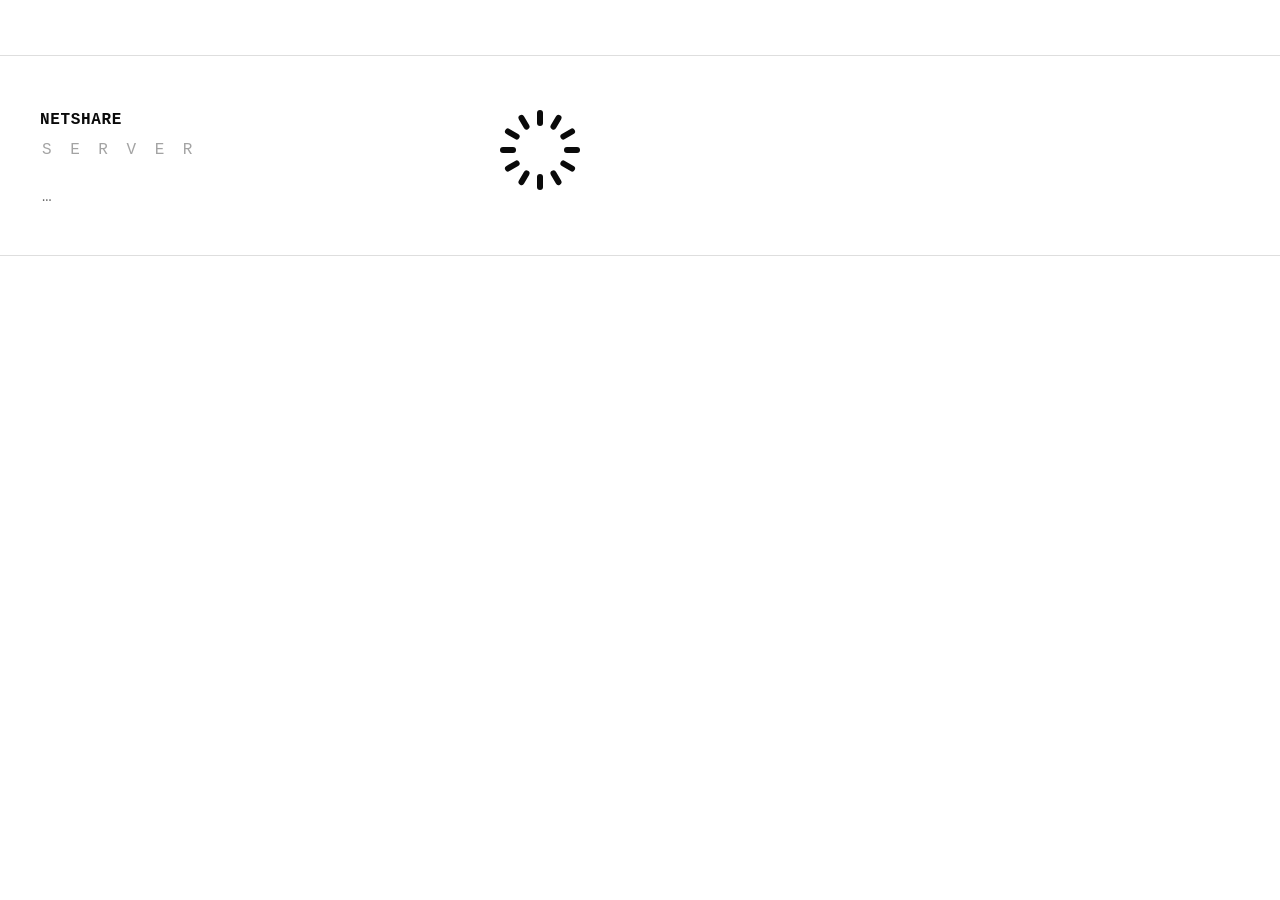
<file: frontend/splash.html>
<!DOCTYPE html>
<html lang="en" data-theme="dark">
<head>
  <meta charset="UTF-8">
  <meta name="viewport" content="width=device-width, initial-scale=1.0">
  <title>NetShare Server</title>
  <link rel="stylesheet" href="./shell/css/splash.css">
</head>
<body>
  <main class="legacy-splash" aria-label="NetShare Server">
    <div class="legacy-splash__line legacy-splash__line--top" aria-hidden="true"></div>
    <div class="legacy-splash__line legacy-splash__line--bottom" aria-hidden="true"></div>

    <section class="legacy-splash__brand">
      <h1>NETSHARE</h1>
      <p>S E R V E R</p>
      <span class="legacy-splash__status" aria-hidden="true">…</span>
    </section>

    <div class="legacy-splash__spinner" aria-hidden="true">
      <i></i><i></i><i></i><i></i><i></i><i></i>
      <i></i><i></i><i></i><i></i><i></i><i></i>
    </div>
  </main>
</body>
</html>
</file>
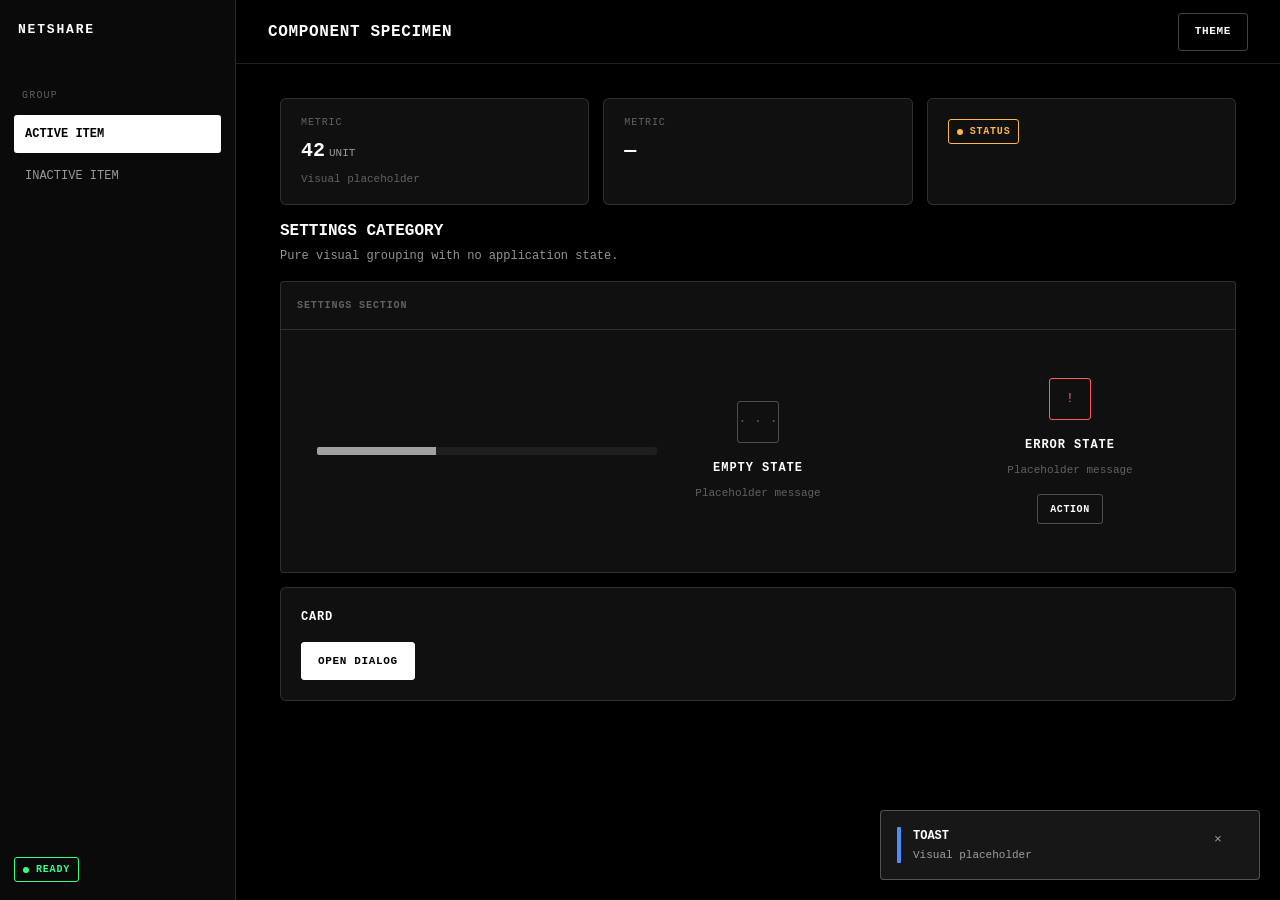
<file: frontend/design-system/specimen.html>
<!doctype html>
<html lang="en" data-theme="dark">
<head>
  <meta charset="utf-8">
  <meta name="viewport" content="width=device-width, initial-scale=1">
  <title>NetShare Design System Specimen</title>
  <link rel="stylesheet" href="./css/index.css">
</head>
<body>
  <!-- Pure visual specimen only. This is not an application screen and contains no business data. -->
  <ns-app-shell>
    <ns-sidebar>
      <div class="ns-sidebar__brand">NETSHARE</div>
      <div class="ns-sidebar__group">
        <div class="ns-sidebar__label">GROUP</div>
        <button class="ns-sidebar__item" aria-current="page">ACTIVE ITEM</button>
        <button class="ns-sidebar__item">INACTIVE ITEM</button>
      </div>
      <div class="ns-sidebar__spacer"></div>
      <ns-status-badge tone="success">READY</ns-status-badge>
    </ns-sidebar>

    <div class="ns-app-shell__main">
      <ns-header>
        <h1 class="ns-header__title">COMPONENT SPECIMEN</h1>
        <div class="ns-header__actions">
          <button class="ns-button" id="theme-toggle">THEME</button>
        </div>
      </ns-header>

      <main class="ns-page-container">
        <div class="ns-grid ns-grid--3">
          <ns-metric-card label="METRIC" value="42" unit="UNIT" hint="Visual placeholder"></ns-metric-card>
          <ns-metric-card label="METRIC" value="—"></ns-metric-card>
          <ns-card><div class="ns-card__body"><ns-status-badge tone="warning">STATUS</ns-status-badge></div></ns-card>
        </div>

        <div style="height:14px"></div>

        <ns-settings-category>
          <div class="ns-settings-category__header">
            <h2 class="ns-settings-category__title">SETTINGS CATEGORY</h2>
            <p class="ns-settings-category__description">Pure visual grouping with no application state.</p>
          </div>
          <ns-settings-section>
            <div class="ns-settings-section__header"><h3 class="ns-settings-section__title">SETTINGS SECTION</h3></div>
            <div class="ns-settings-section__body">
              <div class="ns-grid ns-grid--3">
                <ns-loading-state></ns-loading-state>
                <ns-empty-state title="EMPTY STATE" message="Placeholder message"></ns-empty-state>
                <ns-error-state title="ERROR STATE" message="Placeholder message"><button data-state-action class="ns-button ns-button--small">ACTION</button></ns-error-state>
              </div>
            </div>
          </ns-settings-section>
        </ns-settings-category>

        <div style="height:14px"></div>

        <ns-card>
          <div class="ns-card__header"><h2 class="ns-card__title">CARD</h2></div>
          <div class="ns-card__body">
            <button class="ns-button ns-button--primary" id="open-dialog">OPEN DIALOG</button>
          </div>
        </ns-card>
      </main>
    </div>
  </ns-app-shell>

  <ns-dialog id="visual-dialog">
    <div class="ns-dialog__header"><h2 class="ns-dialog__title">DIALOG</h2></div>
    <div class="ns-dialog__body">Pure visual dialog content.</div>
    <div class="ns-dialog__footer"><button class="ns-button" id="close-dialog">CLOSE</button></div>
  </ns-dialog>

  <ns-toast-region>
    <ns-toast tone="info" title="TOAST" message="Visual placeholder" dismiss-label="Dismiss"></ns-toast>
  </ns-toast-region>

  <script type="module">
    import "./js/index.js";
    const root = document.documentElement;
    document.getElementById("theme-toggle").addEventListener("click", () => {
      root.dataset.theme = root.dataset.theme === "dark" ? "light" : "dark";
    });
    const visualDialog = document.getElementById("visual-dialog");
    document.getElementById("open-dialog").addEventListener("click", () => visualDialog.showModal());
    document.getElementById("close-dialog").addEventListener("click", () => visualDialog.close());
  </script>
</body>
</html>
</file>
<file: frontend/shell/css/splash.css>
:root{
  --splash-bg:#000000;
  --splash-text:#ffffff;
  --splash-text-muted:rgba(255,255,255,.58);
  --splash-text-subtle:rgba(255,255,255,.34);
  --splash-border:rgba(255,255,255,.13);
  --splash-font:'JetBrains Mono',ui-monospace,'SFMono-Regular','SF Mono',Menlo,Monaco,Consolas,'Liberation Mono',monospace;
}
@media(prefers-color-scheme:light){
  :root{
    --splash-bg:#ffffff;
    --splash-text:#0a0a0a;
    --splash-text-muted:rgba(0,0,0,.58);
    --splash-text-subtle:rgba(0,0,0,.36);
    --splash-border:rgba(0,0,0,.13);
  }
}
*{box-sizing:border-box}
html,body{width:100%;height:100%;margin:0;overflow:hidden;background:var(--splash-bg);color:var(--splash-text);font-family:var(--splash-font);user-select:none}
body{-webkit-font-smoothing:antialiased}
.legacy-splash{position:relative;width:100vw;height:100vh;min-width:640px;min-height:300px;background:var(--splash-bg);overflow:hidden;cursor:default}
.legacy-splash__line{position:absolute;left:0;right:0;height:1px;background:var(--splash-border)}
.legacy-splash__line--top{top:55px}.legacy-splash__line--bottom{top:255px}
.legacy-splash__brand{position:absolute;left:40px;top:112px;width:390px}
.legacy-splash__brand h1{margin:0;color:var(--splash-text);font-size:var(--ns-text-30);font-weight:800;line-height:1;letter-spacing:.04em}
.legacy-splash__brand p{margin:14px 0 0 2px;color:var(--splash-text-subtle);font-size:var(--ns-text-11);line-height:1;letter-spacing:.28em}
.legacy-splash__status{display:block;margin:31px 0 0 2px;color:var(--splash-text-muted);font-size:var(--ns-text-11);line-height:1}
.legacy-splash__spinner{position:absolute;left:492px;top:102px;width:96px;height:96px}
.legacy-splash__spinner i{position:absolute;left:45px;top:8px;width:6px;height:16px;border-radius:999px;background:var(--splash-text);transform-origin:3px 40px;animation:splash-tick 1.08s linear infinite}
.legacy-splash__spinner i:nth-child(1){transform:rotate(0deg);animation-delay:-.99s}.legacy-splash__spinner i:nth-child(2){transform:rotate(30deg);animation-delay:-.90s}.legacy-splash__spinner i:nth-child(3){transform:rotate(60deg);animation-delay:-.81s}.legacy-splash__spinner i:nth-child(4){transform:rotate(90deg);animation-delay:-.72s}.legacy-splash__spinner i:nth-child(5){transform:rotate(120deg);animation-delay:-.63s}.legacy-splash__spinner i:nth-child(6){transform:rotate(150deg);animation-delay:-.54s}.legacy-splash__spinner i:nth-child(7){transform:rotate(180deg);animation-delay:-.45s}.legacy-splash__spinner i:nth-child(8){transform:rotate(210deg);animation-delay:-.36s}.legacy-splash__spinner i:nth-child(9){transform:rotate(240deg);animation-delay:-.27s}.legacy-splash__spinner i:nth-child(10){transform:rotate(270deg);animation-delay:-.18s}.legacy-splash__spinner i:nth-child(11){transform:rotate(300deg);animation-delay:-.09s}.legacy-splash__spinner i:nth-child(12){transform:rotate(330deg);animation-delay:0s}
@keyframes splash-tick{0%,8%{opacity:1}70%,100%{opacity:.10}}
@media(prefers-reduced-motion:reduce){.legacy-splash__spinner i{animation-duration:2.2s}}
</file>
<file: frontend/design-system/css/index.css>
@import url("./tokens.css");
@import url("./base.css");
@import url("./layout.css");
@import url("./components.css");
</file>
